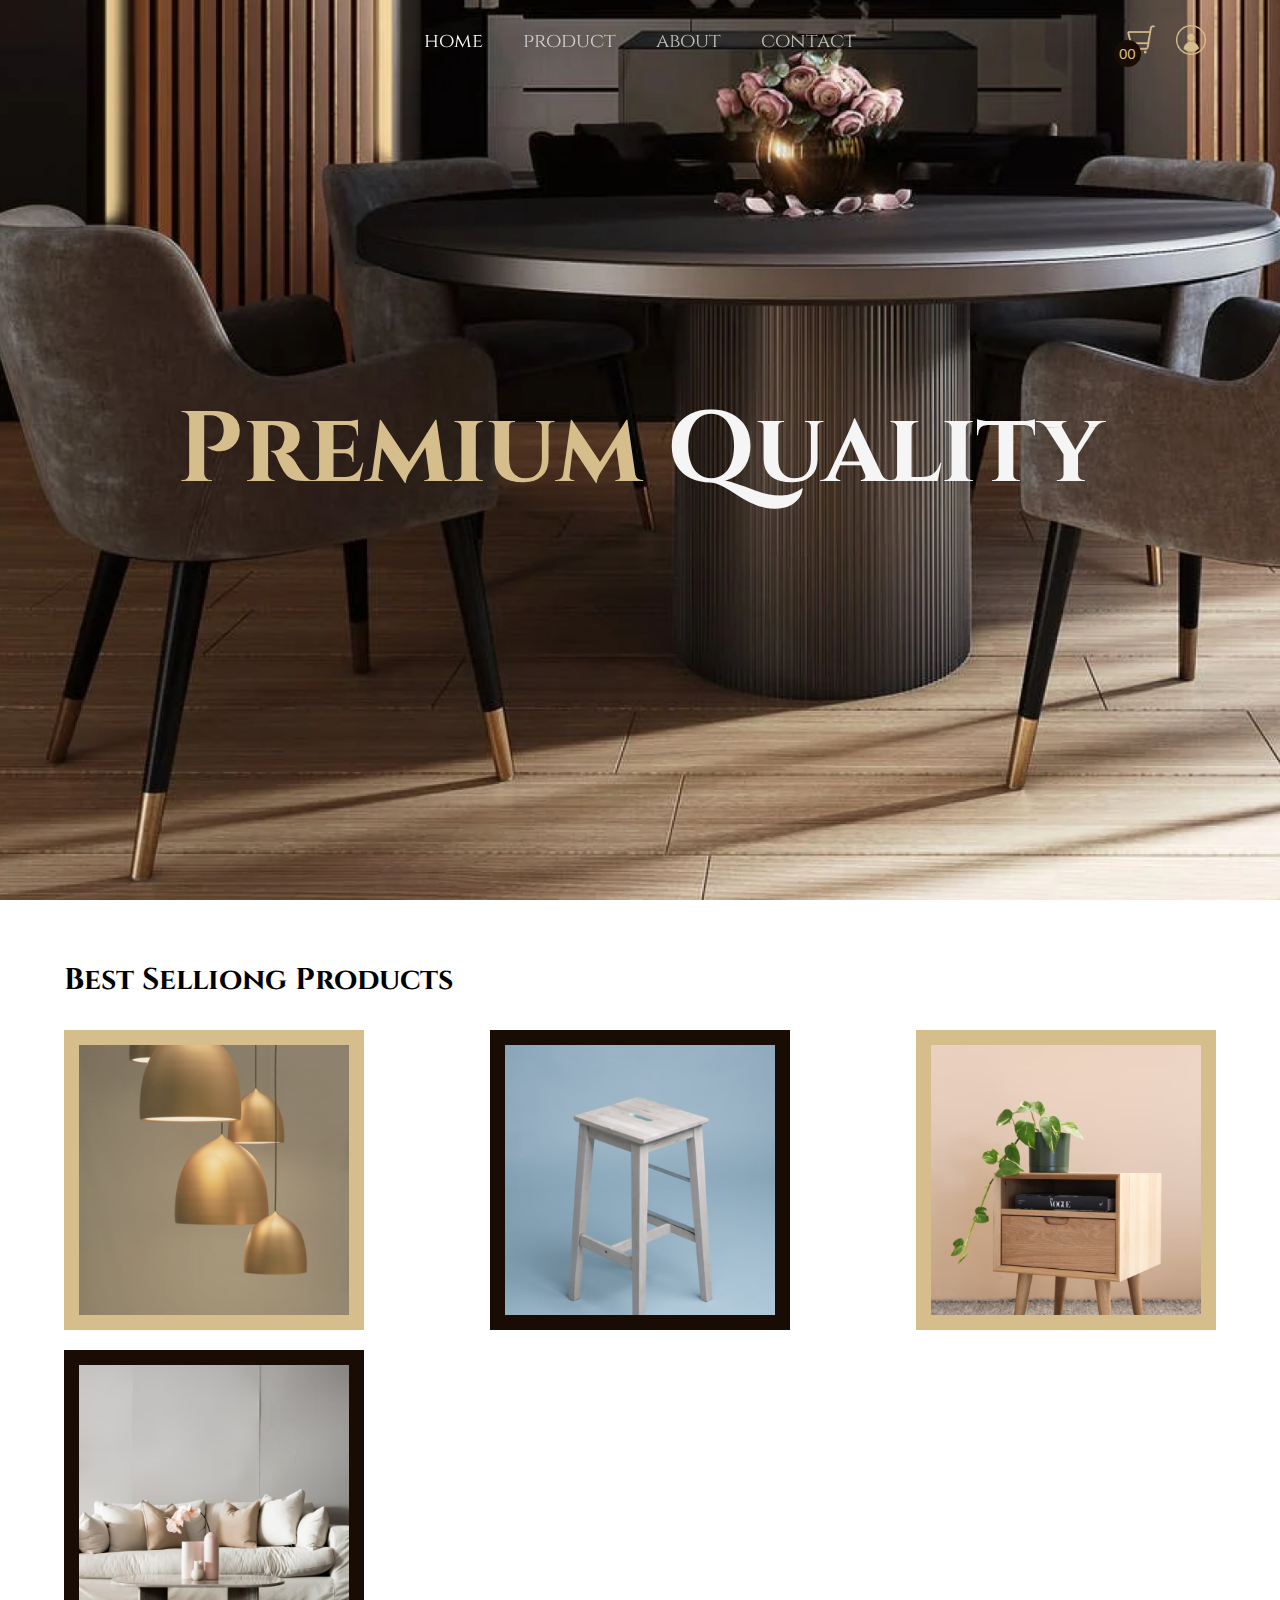
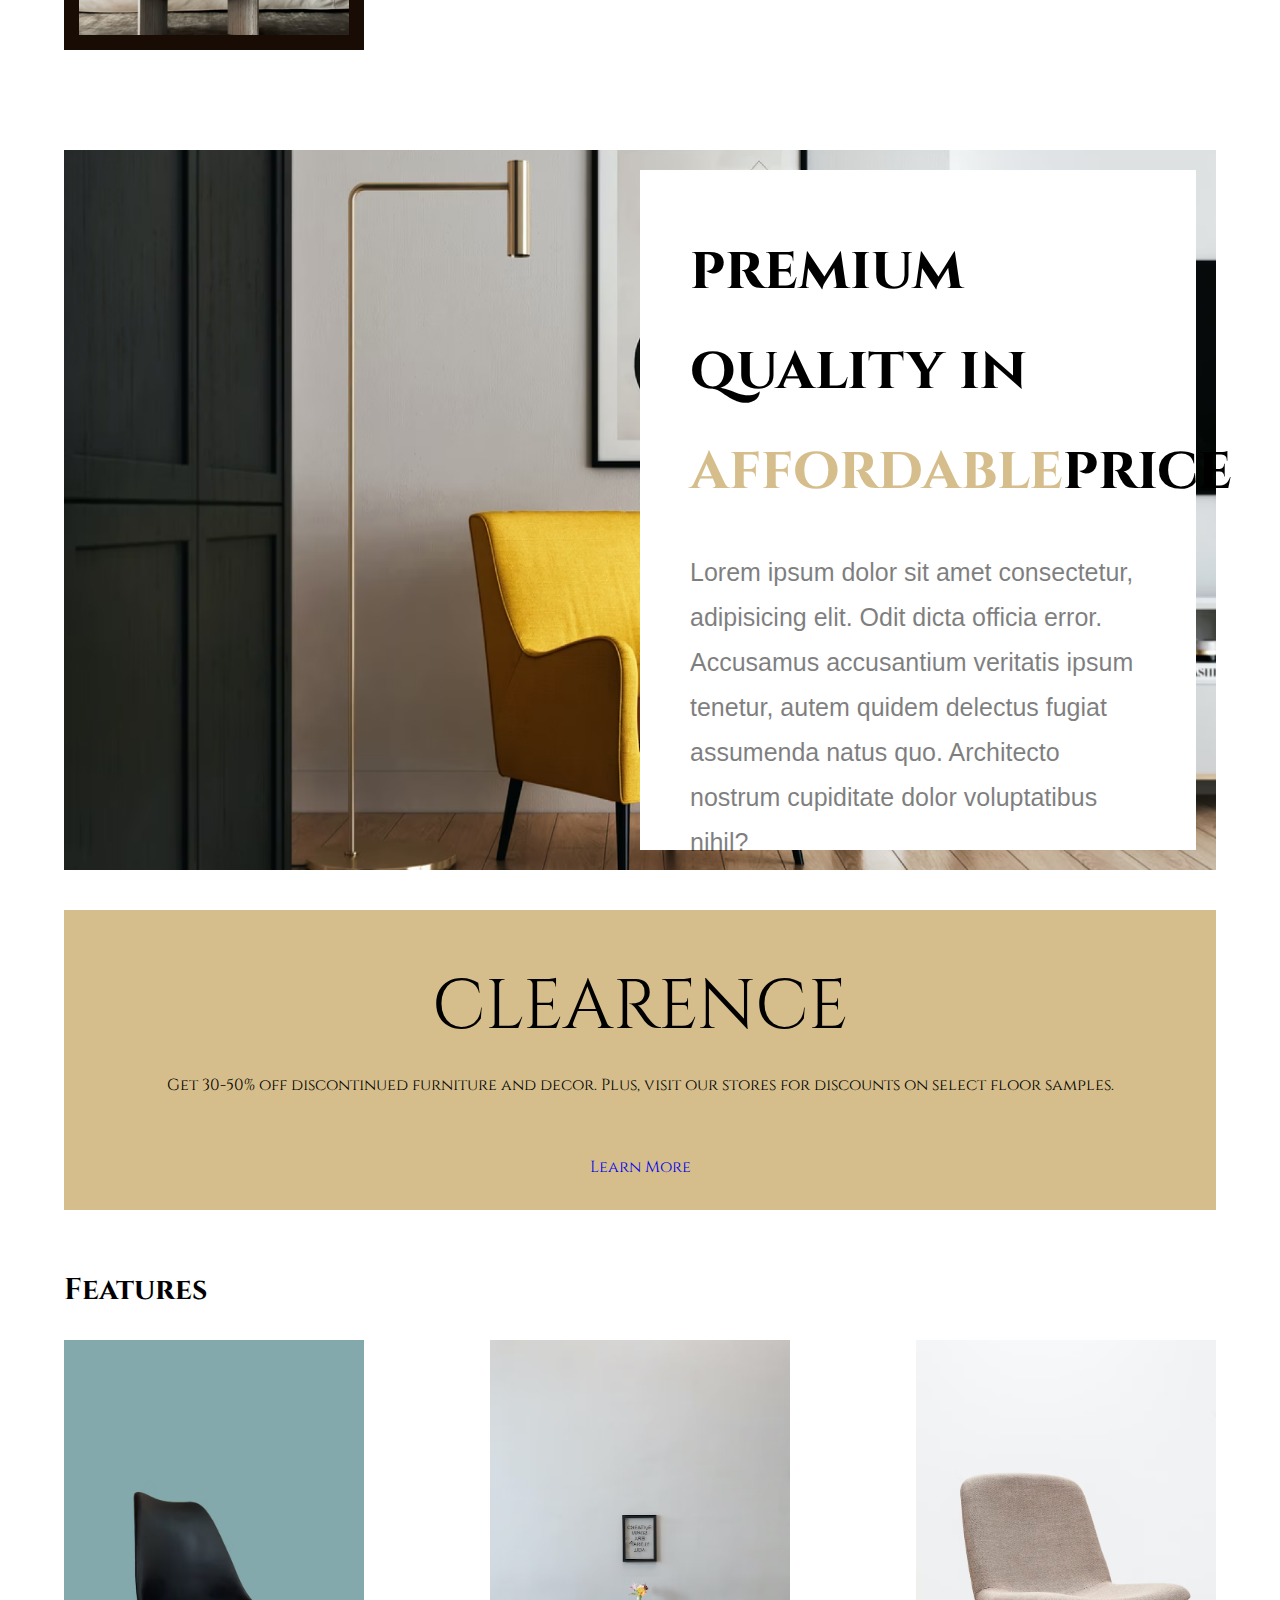
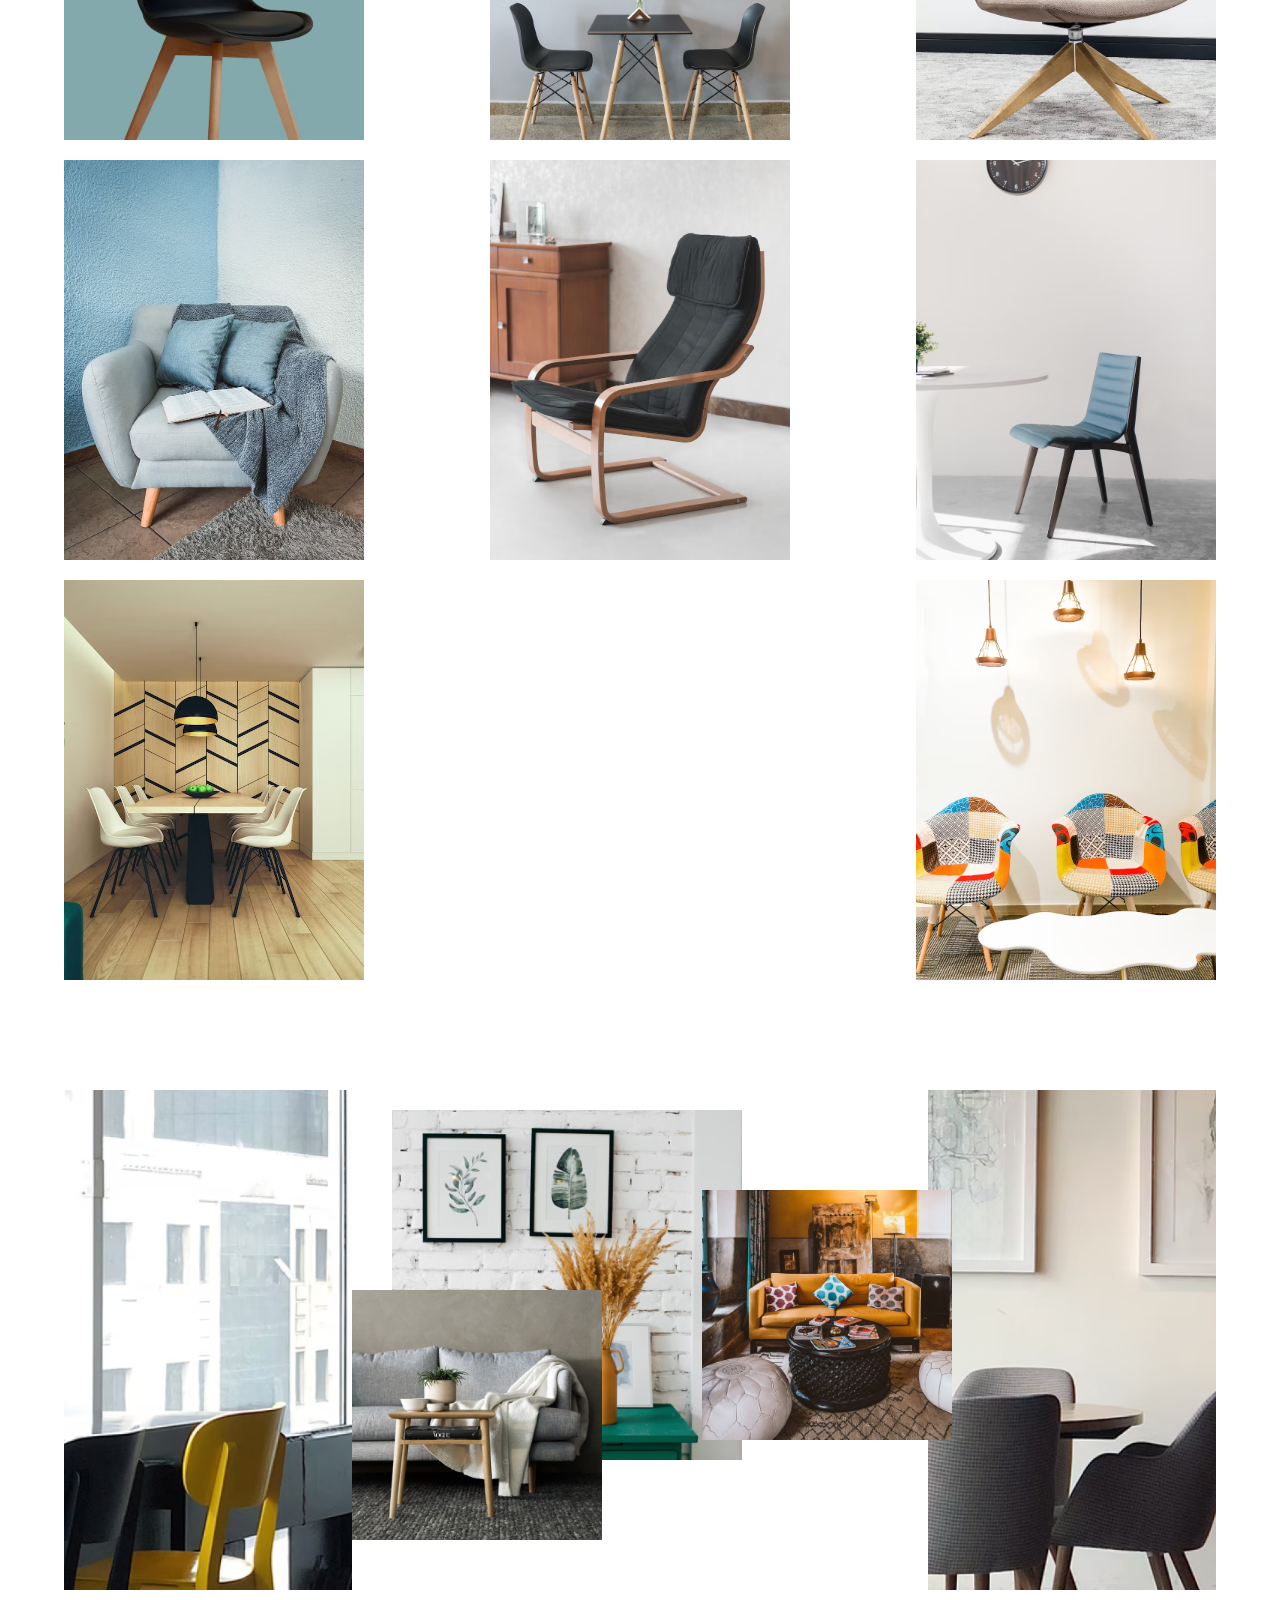
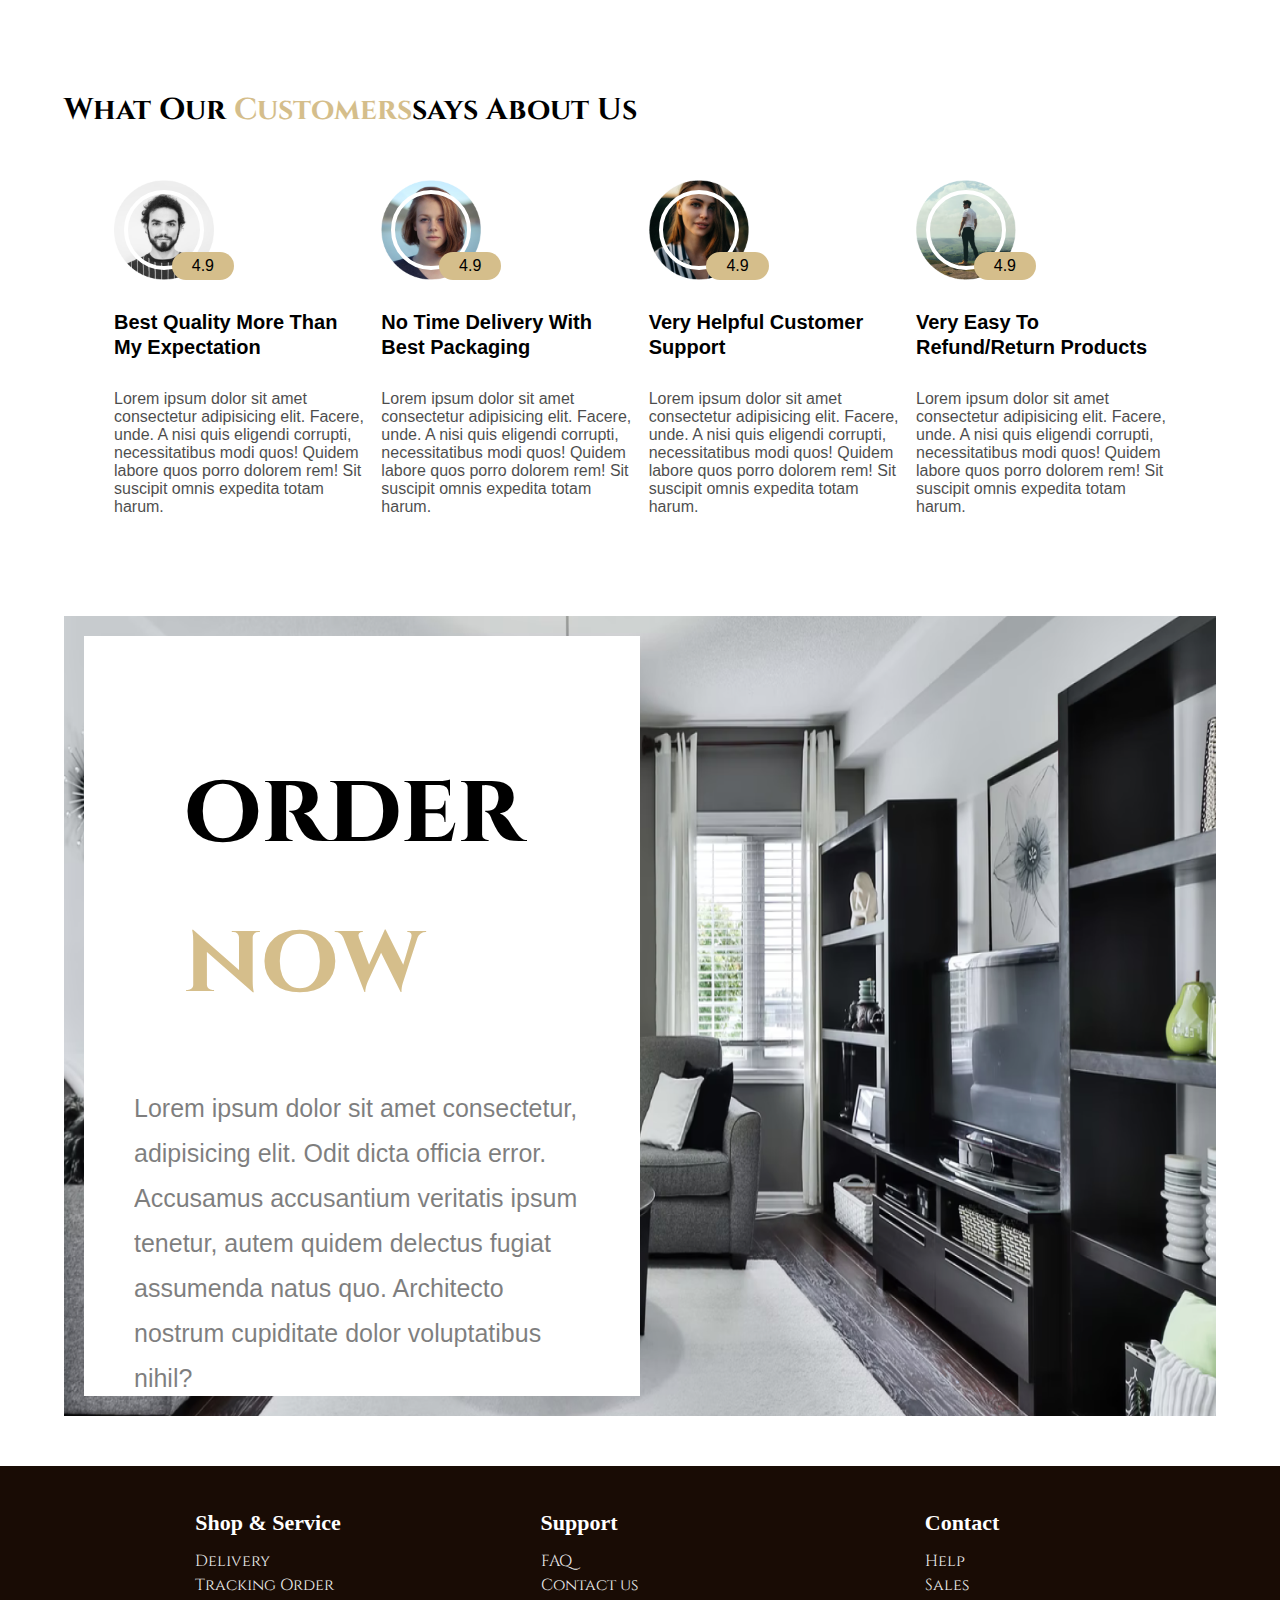
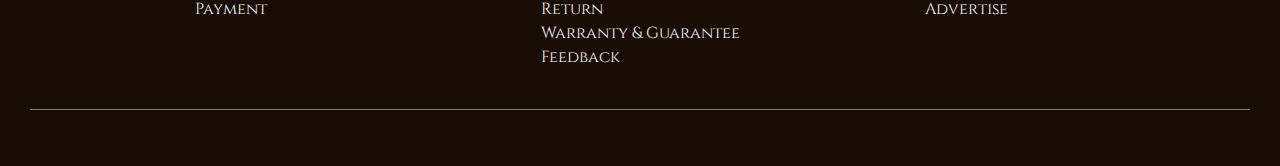
<file: index.html>
<!DOCTYPE html>
<html lang="en">
<head>
    <meta charset="UTF-8">
    <meta http-equiv="X-UA-Compatible" content="IE=edge">
    <meta name="viewport" content="width=device-width, initial-scale=1.0">
    <title>Online Store - Home Page</title>

    <link rel="stylesheet" href="https://cdnjs.cloudflare.com/ajax/libs/font-awesome/6.2.1/css/all.min.css" integrity="sha512-MV7K8+y+gLIBoVD59lQIYicR65iaqukzvf/nwasF0nqhPay5w/9lJmVM2hMDcnK1OnMGCdVK+iQrJ7lzPJQd1w==" crossorigin="anonymous" referrerpolicy="no-referrer" />
    
    <link rel="preconnect" href="https://fonts.googleapis.com">
    <link rel="preconnect" href="https://fonts.gstatic.com" crossorigin>
    <link href="https://fonts.googleapis.com/css2?family=Cinzel&display=swap" rel="stylesheet">
    <link rel="stylesheet" href="css/style.css">

    <link rel="stylesheet" href="css/footer.css">
</head>
<body>

    <!-- navbar -->
    <nav class="navbar">
        <!-- <ul class="links-container">
            <li class="link-item"><a href="#" class="link active">home</a></li>
            <li class="link-item"><a href="#" class="link">product</a></li>
            <li class="link-item"><a href="#" class="link">about</a></li>
            <li class="link-item"><a href="#" class="link">contact</a></li>
        </ul>

        <div class="user-interactions">
            <div class="cart">
                <img src="img/cart.png" class="cart-icon" alt="">
                <span class="cart-item-count">00</span>
            </div>
            <div class="user"> 
                <img src="img/user.png" class="user-icon" alt="">
                <div class="user-icon-popup">
                    <p>login to your account</p>
                    <a>login</a>
                </div>
            </div>
        </div> -->
    </nav>
    <!-- header -->
    <header class="header-section">
        <h1 class="header-heading"><span>premium</span> quality</h1>
    </header>

    <!-- best selling products -->
    <section class="best-selling-product-section">
        <h1 class="section-title">best selliong products</h1>
        <div class="product-container">
            <div class="product-card">
                <img src="img/product-1.png" class="product-img" alt="">
                <p class="product-name">Lights →</p>
            </div>

            <div class="product-card">
                <img src="img/product-2.png" class="product-img" alt="">
                <p class="product-name">table →</p>
            </div>

            <div class="product-card">
                <img src="img/product-3.png" class="product-img" alt="">
                <p class="product-name">storage →</p>
            </div>

            <div class="product-card">
                <img src="img/product-4.png" class="product-img" alt="">
                <p class="product-name">sofa →</p>
            </div>
        </div>
    </section>

    <!-- mid section -->
    <section class="mid-section">
        <div class="section-item-container">
            <img src="img/bg-2.png" class="section-bg" alt="">
            <div class="section-info">
                <h1 class="title">premium quality in <span>affordable</span>price</h1>
                <p class="info">Lorem ipsum dolor sit amet consectetur, adipisicing elit. Odit dicta officia error. Accusamus accusantium veritatis ipsum tenetur, autem quidem delectus fugiat assumenda natus quo. Architecto nostrum cupiditate dolor voluptatibus nihil?</p>
            </div>
        </div>
    </section>


    <div class="banner">
        <div class="clearence">CLEARENCE</div>
        <div class="percentage">Get 30-50% off discontinued furniture and decor. Plus, visit our stores for discounts on select floor samples.</div>
    
     <a class="learn_more" href="#">Learn More</a></div>
   
  <!-- product -->


 <section class="best-selling-product-section feature">
    <h1 class="section-title">Features</h1>
    <div class="feature product-container">
        <div class="feature product-card">
            <img src="img/funiture1.png" class="product-img" alt="">
         

            <p class="product-price">Price : $ 300 </p>
            <button class="addCart">Add to Cart</button>
            <button class="addCart">Add to Cart</button>
        </div>

        <div class="feature product-card">
            <img src="img/funiture2.png" class="product-img" alt="">
            <p class="product-price">Price : $ 300 </p>
            <button class="addCart">Add to Cart</button>

        </div>

        <div class="feature product-card">
            <img src="img/funiture3.png" class="product-img" alt="">
            <p class="product-price">Price : $ 300 </p>
            <button class="addCart">Add to Cart</button>

        </div>

        <div class="feature product-card">
            <img src="img/funiture4.png" class="product-img" alt="">
            <p class="product-price">Price : $ 300 </p>
            <button class="addCart">Add to Cart</button>

        </div>
        <div class="feature product-card">
            <img src="img/funiture5.png" class="product-img" alt="">
            <p class="product-price">Price : $ 300 </p>
            <button class="addCart">Add to Cart</button>

        </div>

        <div class="feature product-card">
            <img src="img/funiture6.png" class="product-img" alt="no image">
            <p class="product-price">Price : $ 300 </p>
            <button class="addCart">Add to Cart</button>

        </div>

        <div class="feature product-card">
            <img src="img/funiture7.png" class="product-img" alt="">
            <p class="product-price">Price : $ 300 </p>
            <button class="addCart">Add to Cart</button>

        </div>

        <div class="feature product-card">
            <img src="img/funiture8.png" class="product-img" alt="">
            <p class="product-price">Price : $ 300 </p>
            <button class="addCart">Add to Cart</button>

        </div>

      
    </div>
</section>



    <!-- image collage section -->
    <section class="image-mid-section">
        <div class="image-collage">
            <div class="image-collection">
                <img src="img/poster-1.png" class="collage-img" alt="">
                <img src="img/poster-2.png" class="collage-img" alt="">
                <img src="img/poster-3.png" class="collage-img" alt="">
                
            </div>
        </div>
    </section>

    <!-- review section -->
    <section class="review-section">
        <h1 class="section-title">what our <span>customers</span>says about us</h1>
        <div class="review-container">
            <div class="review-card">
                <div class="user-dp" data-rating="4.9">
                    <img src="img/user 1.png" alt="">
                </div>
                <h2 class="review-title">best quality more than my expectation</h2>
                <p class="review">Lorem ipsum dolor sit amet consectetur adipisicing elit. Facere, unde. A nisi quis eligendi corrupti, necessitatibus modi quos! Quidem labore quos porro dolorem rem! Sit suscipit omnis expedita totam harum.</p>
            </div>

            <div class="review-card">
                <div class="user-dp" data-rating="4.9">
                    <img src="img/user 2.png" alt="">
                </div>
                <h2 class="review-title">no time delivery with best packaging</h2>
                <p class="review">Lorem ipsum dolor sit amet consectetur adipisicing elit. Facere, unde. A nisi quis eligendi corrupti, necessitatibus modi quos! Quidem labore quos porro dolorem rem! Sit suscipit omnis expedita totam harum.</p>
            </div>

            <div class="review-card">
                <div class="user-dp" data-rating="4.9">
                    <img src="img/user 3.png" alt="">
                </div>
                <h2 class="review-title">very helpful customer support</h2>
                <p class="review">Lorem ipsum dolor sit amet consectetur adipisicing elit. Facere, unde. A nisi quis eligendi corrupti, necessitatibus modi quos! Quidem labore quos porro dolorem rem! Sit suscipit omnis expedita totam harum.</p>
            </div>

            <div class="review-card">
                <div class="user-dp" data-rating="4.9">
                    <img src="img/user 4.png" alt="">
                </div>
                <h2 class="review-title">very easy to refund/return products</h2>
                <p class="review">Lorem ipsum dolor sit amet consectetur adipisicing elit. Facere, unde. A nisi quis eligendi corrupti, necessitatibus modi quos! Quidem labore quos porro dolorem rem! Sit suscipit omnis expedita totam harum.</p>
            </div>
        </div>
    </section>

    <!-- end section -->
    <section class="end-section">
        <div class="section-item-container">
            <img src="img/bg-3.png" class="section-bg" alt="">
            <div class="section-info">
                <h1 class="title">order <span>now</span>  </h1>
                <p class="info">Lorem ipsum dolor sit amet consectetur, adipisicing elit. Odit dicta officia error. Accusamus accusantium veritatis ipsum tenetur, autem quidem delectus fugiat assumenda natus quo. Architecto nostrum cupiditate dolor voluptatibus nihil?</p>
            </div>
        </div>
    </section>
   

<!-- <footer>
    
   
</footer> -->


<footer>
  <!-- Footer main -->
  <section class="ft-main">
    <div class="ft-main-item">
      <h2 class="ft-title">Shop & Service</h2>
      <ul>
        <li><a href="#">Delivery</a></li>
        <li><a href="#">Tracking Order</a></li>
        <li><a href="#">Payment</a></li>
        <!-- <li><a href="#">Customers</a></li> -->
        <!-- <li><a href="#">Careers</a></li> -->
      </ul>
    </div>
    <div class="ft-main-item">
      <h2 class="ft-title">Support</h2>
      <ul>
        <li><a href="#">FAQ</a></li>
        <li><a href="#">Contact us</a></li>
        <li><a href="#">Return</a></li>
        <li><a href="#">Warranty & Guarantee</a></li>
        <li><a href="#">Feedback</a></li>

      </ul>
    </div>
    <div class="ft-main-item">
      <h2 class="ft-title">Contact</h2>
      <ul>
        <li><a href="#">Help</a></li>
        <li><a href="#">Sales</a></li>
        <li><a href="#">Advertise</a></li>

      </ul>
    </div>
    
  </section>

  <!-- Footer social -->
  <section class="ft-social">
    <ul class="ft-social-list">
     
      <li><a href="#"><i class="fab fa-facebook"></i></a></li>
      <li><a href="#"><i class="fab fa-twitter"></i></a></li>
      <li><a href="#"><i class="fab fa-instagram"></i></a></li>
      <li><a href="#"><i class="fab fa-github"></i></a></li>
      <li><a href="#"><i class="fab fa-linkedin"></i></a></li>
      <li><a href="#"><i class="fab fa-youtube"></i></a></li>
    </ul>
  </section>


</footer>
<script src="js/nav.js"></script>

<script src="js/home.js"></script>
</body>
</html>
</file>
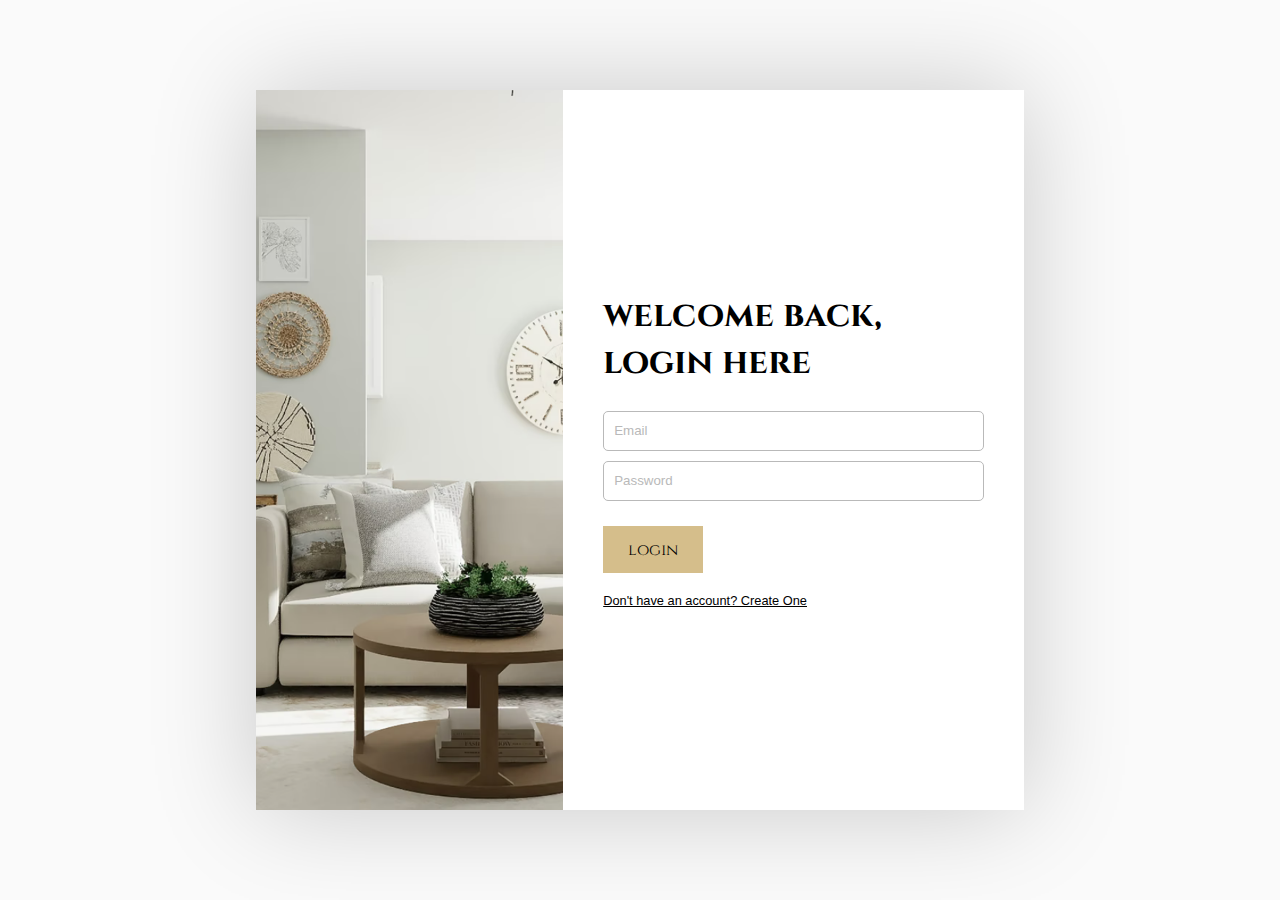
<file: login.html>
<!DOCTYPE html>
<html lang="en">
<head>
    <meta charset="UTF-8">
    <meta http-equiv="X-UA-Compatible" content="IE=edge">
    <meta name="viewport" content="width=device-width, initial-scale=1.0">
    <title>Online Store : Signup Here</title>
    
    <link rel="preconnect" href="https://fonts.googleapis.com">
    <link rel="preconnect" href="https://fonts.gstatic.com" crossorigin>
    <link href="https://fonts.googleapis.com/css2?family=Cinzel&display=swap" rel="stylesheet">
    <link rel="stylesheet" href="css/style.css">
    <link rel="stylesheet" href="css/form.css">

</head>
<body>
    <img src="img/loading.gif" class="loader" alt="">
    <section class="form-section ">
        <div class="form-container">
            <img src="/img/login-bg.png" class="form-img" alt="">

            <div class="form">
                <h1 class="form-heading">welcome back, login here</h1>
               
                <input type="email" autocomplete="off" id="email" placeholder="email">
                <input type="password" autocomplete="off" id="password" placeholder="password">
                
               
                <button class="submit-btn">login</button>
                <a href="/signup.html" class="other-form-link">Don't have an account? Create One</a>
            </div>
       
    </div>
    </section>

    <script src="js/common.js"></script>
    <script src="js/form.js"></script>
</body>
</html>
</file>
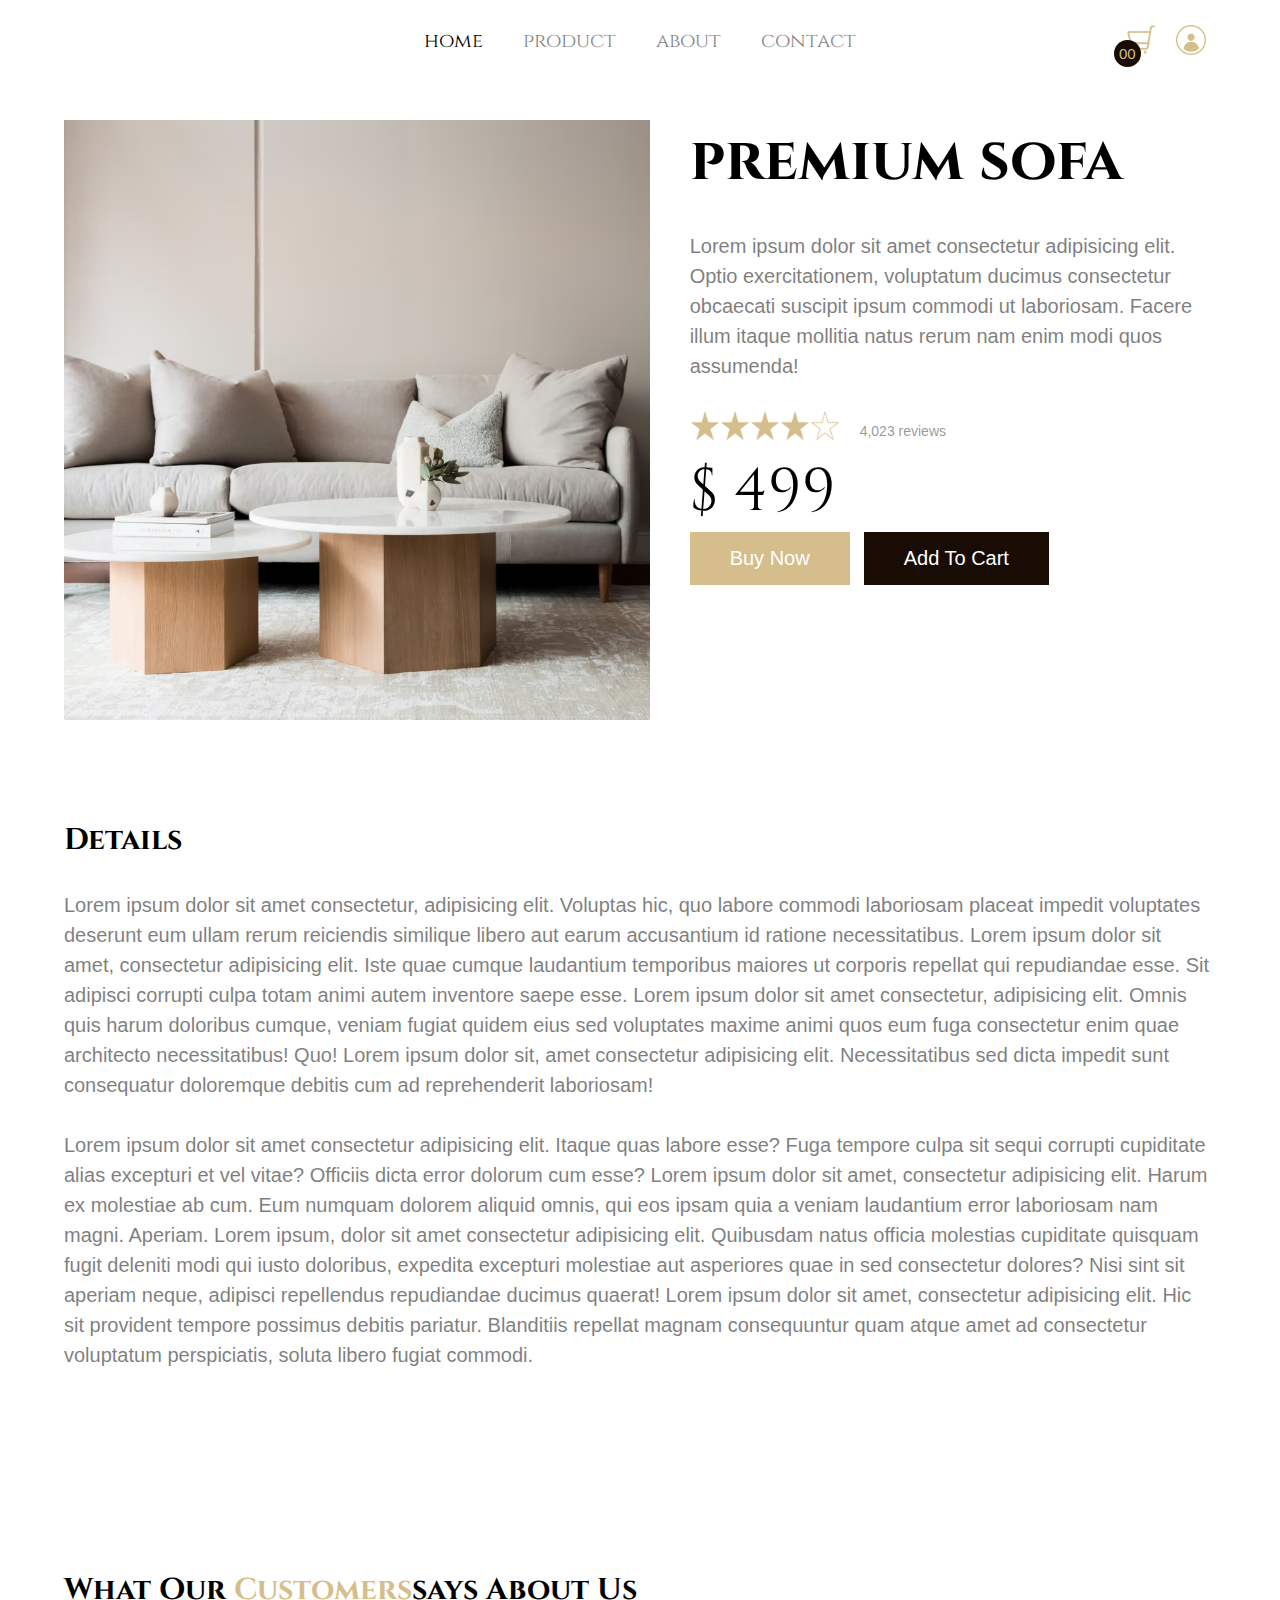
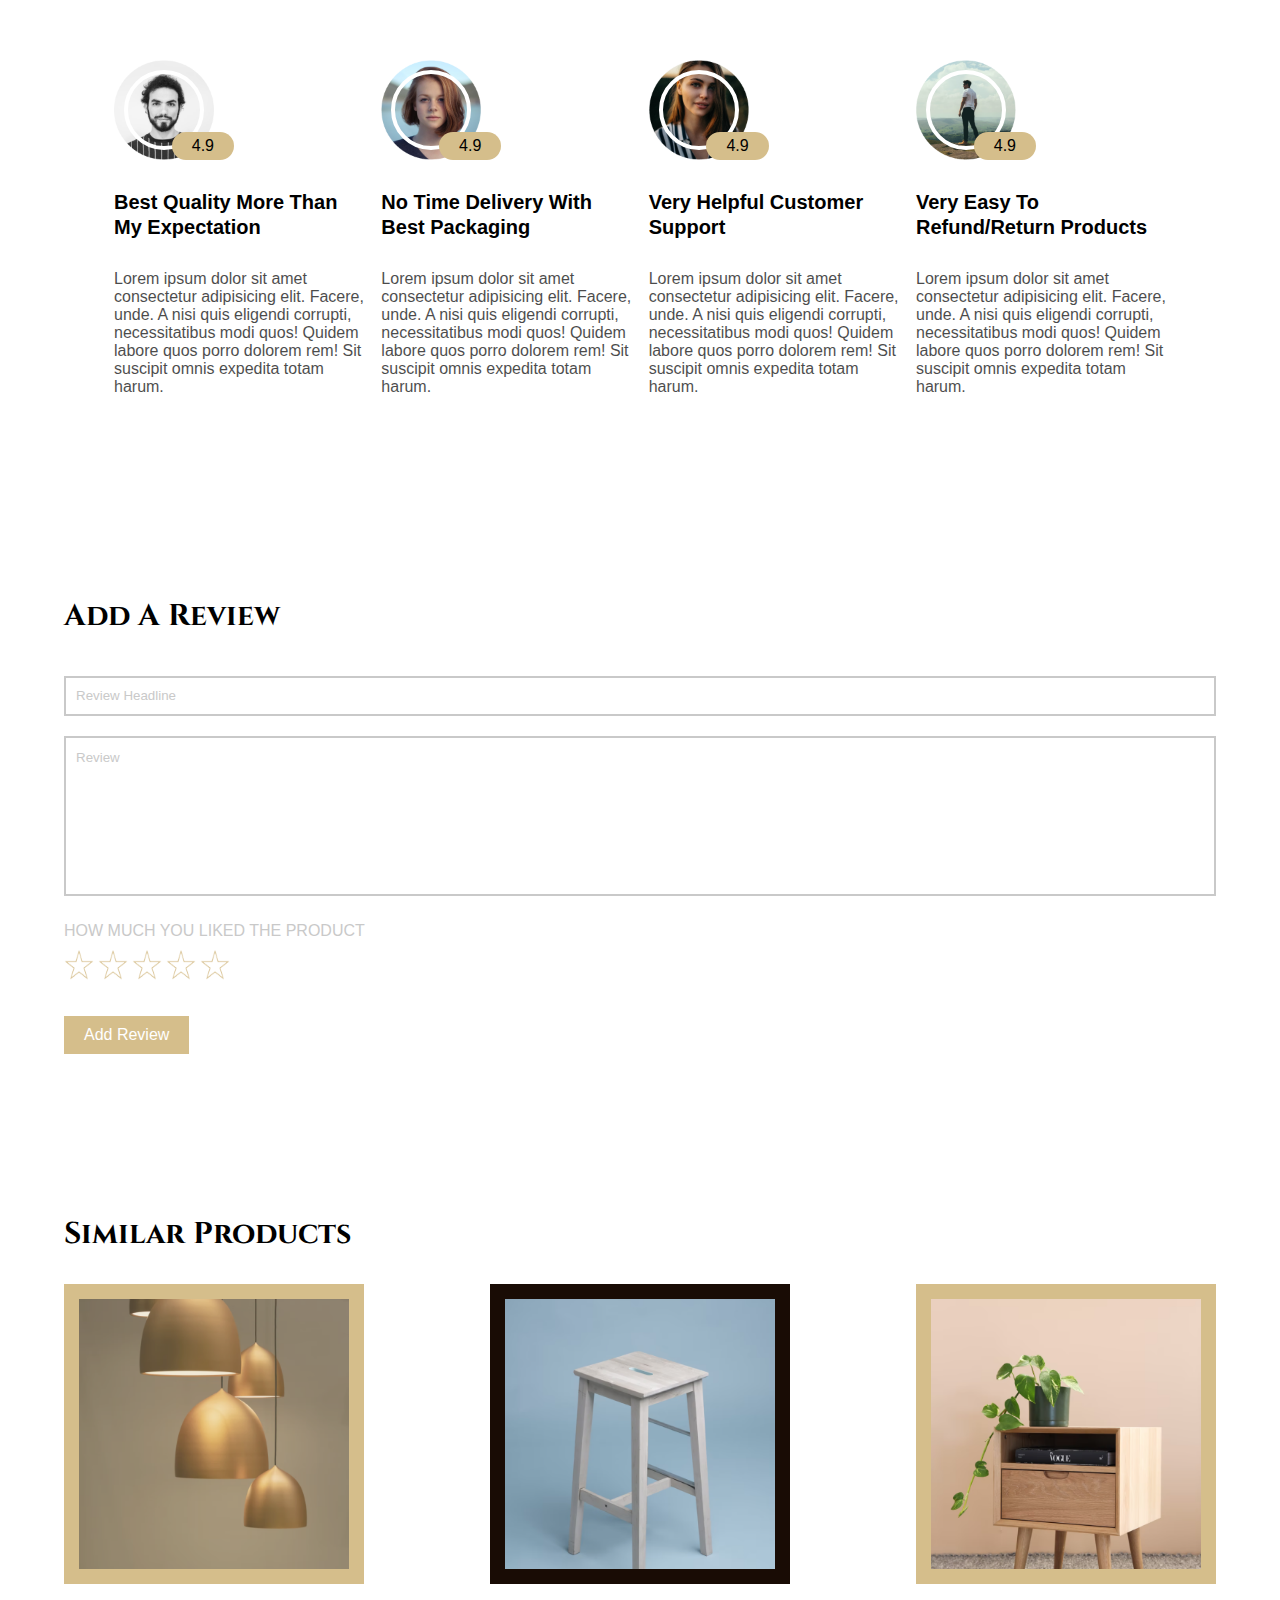
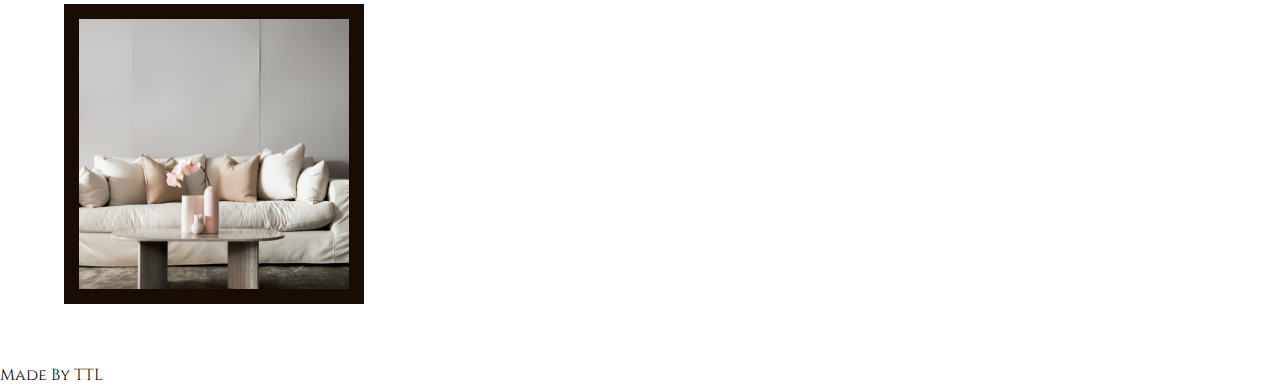
<file: product.html>
<!DOCTYPE html>
<html lang="en">
<head>
    <meta charset="UTF-8">
    <meta http-equiv="X-UA-Compatible" content="IE=edge">
    <meta name="viewport" content="width=device-width, initial-scale=1.0">
    <title>Online Store - product page</title>
    <link rel="preconnect" href="https://fonts.googleapis.com">
    <link rel="preconnect" href="https://fonts.gstatic.com" crossorigin>
    <link href="https://fonts.googleapis.com/css2?family=Cinzel&display=swap" rel="stylesheet">
    <link rel="stylesheet" href="css/style.css">
    <link rel="stylesheet" href="css/product.css">

</head>
<body>
     <!-- navbar -->
     <nav class="navbar bg">
        <ul class="links-container">
            <li class="link-item"><a href="#" class="link active">home</a></li>
            <li class="link-item"><a href="#" class="link">product</a></li>
            <li class="link-item"><a href="#" class="link">about</a></li>
            <li class="link-item"><a href="#" class="link">contact</a></li>
        </ul>

        <div class="user-interactions">
            <div class="cart">
                <img src="img/cart.png" class="cart-icon" alt="">
                <span class="cart-item-count">00</span>
            </div>
            <div class="user">
                <img src="img/user.png" class="user-icon" alt="">
            </div>
        </div>
    </nav>
    <!-- product detail -->
    <section class="product-section">
        <img src="img/product-image.png" class="product-image" alt="">
        <div class="product-detail">
            <h1 class="product-title">premium sofa</h1>
            <p class="product-des">Lorem ipsum dolor sit amet consectetur adipisicing elit. Optio exercitationem, voluptatum ducimus consectetur obcaecati suscipit ipsum commodi ut laboriosam. Facere illum itaque mollitia natus rerum nam enim modi quos assumenda!</p>
            <div class="ratings">
                <img src="img/fill star.png" class="star" alt="">
                <img src="img/fill star.png" class="star" alt="">
                <img src="img/fill star.png" class="star" alt="">
                <img src="img/fill star.png" class="star" alt="">
                <img src="img/no fill star.png" class="star" alt="">
                <span class="rating-count">4,023 reviews</span>
            </div>
            <p class="price">$ 499</p>
            <div class="btn-container">
                <button class="product-btn buy-btn">buy now</button>
                <button class="product-btn cart-btn">add to cart</button>
            </div>
        </div>
    </section>

    <section class="detail-des">
        <h1 class="section-title">details</h1>
        <p class="des">Lorem ipsum dolor sit amet consectetur, adipisicing elit. Voluptas hic, quo labore commodi laboriosam placeat impedit voluptates deserunt eum ullam rerum reiciendis similique libero aut earum accusantium id ratione necessitatibus. Lorem ipsum dolor sit amet, consectetur adipisicing elit. Iste quae cumque laudantium temporibus maiores ut corporis repellat qui repudiandae esse. Sit adipisci corrupti culpa totam animi autem inventore saepe esse. Lorem ipsum dolor sit amet consectetur, adipisicing elit. Omnis quis harum doloribus cumque, veniam fugiat quidem eius sed voluptates maxime animi quos eum fuga consectetur enim quae architecto necessitatibus! Quo! Lorem ipsum dolor sit, amet consectetur adipisicing elit. Necessitatibus sed dicta impedit sunt consequatur doloremque debitis cum ad reprehenderit laboriosam! <br><br> Lorem ipsum dolor sit amet consectetur adipisicing elit. Itaque quas labore esse? Fuga tempore culpa sit sequi corrupti cupiditate alias excepturi et vel vitae? Officiis dicta error dolorum cum esse? Lorem ipsum dolor sit amet, consectetur adipisicing elit. Harum ex molestiae ab cum. Eum numquam dolorem aliquid omnis, qui eos ipsam quia a veniam laudantium error laboriosam nam magni. Aperiam. Lorem ipsum, dolor sit amet consectetur adipisicing elit. Quibusdam natus officia molestias cupiditate quisquam fugit deleniti modi qui iusto doloribus, expedita excepturi molestiae aut asperiores quae in sed consectetur dolores? Nisi sint sit aperiam neque, adipisci repellendus repudiandae ducimus quaerat! Lorem ipsum dolor sit amet, consectetur adipisicing elit. Hic sit provident tempore possimus debitis pariatur. Blanditiis repellat magnam consequuntur quam atque amet ad consectetur voluptatum perspiciatis, soluta libero fugiat commodi.</p>
    </section>

     <!-- review section -->
     <section class="review-section">
        <h1 class="section-title">what our <span>customers</span>says about us</h1>
        <div class="review-container">
            <div class="review-card">
                <div class="user-dp" data-rating="4.9">
                    <img src="img/user 1.png" alt="">
                </div>
                <h2 class="review-title">best quality more than my expectation</h2>
                <p class="review">Lorem ipsum dolor sit amet consectetur adipisicing elit. Facere, unde. A nisi quis eligendi corrupti, necessitatibus modi quos! Quidem labore quos porro dolorem rem! Sit suscipit omnis expedita totam harum.</p>
            </div>

            <div class="review-card">
                <div class="user-dp" data-rating="4.9">
                    <img src="img/user 2.png" alt="">
                </div>
                <h2 class="review-title">no time delivery with best packaging</h2>
                <p class="review">Lorem ipsum dolor sit amet consectetur adipisicing elit. Facere, unde. A nisi quis eligendi corrupti, necessitatibus modi quos! Quidem labore quos porro dolorem rem! Sit suscipit omnis expedita totam harum.</p>
            </div>

            <div class="review-card">
                <div class="user-dp" data-rating="4.9">
                    <img src="img/user 3.png" alt="">
                </div>
                <h2 class="review-title">very helpful customer support</h2>
                <p class="review">Lorem ipsum dolor sit amet consectetur adipisicing elit. Facere, unde. A nisi quis eligendi corrupti, necessitatibus modi quos! Quidem labore quos porro dolorem rem! Sit suscipit omnis expedita totam harum.</p>
            </div>

            <div class="review-card">
                <div class="user-dp" data-rating="4.9">
                    <img src="img/user 4.png" alt="">
                </div>
                <h2 class="review-title">very easy to refund/return products</h2>
                <p class="review">Lorem ipsum dolor sit amet consectetur adipisicing elit. Facere, unde. A nisi quis eligendi corrupti, necessitatibus modi quos! Quidem labore quos porro dolorem rem! Sit suscipit omnis expedita totam harum.</p>
            </div>
        </div>
    </section>

    <!-- add review form -->
    <section class="add-review-section">
        <h1 class="section-title">add a review</h1>
        <input type="text" class="review-headline" placeholder="review headline">
        <textarea placeholder="review" class="review-field"></textarea>
        <p class="rating-text">how much you liked the product</p>
        <div class="star-container">
            <img src="img/no fill star.png" class="rating-star" alt="">
            <img src="img/no fill star.png" class="rating-star" alt="">
            <img src="img/no fill star.png" class="rating-star" alt="">
            <img src="img/no fill star.png" class="rating-star" alt="">
            <img src="img/no fill star.png" class="rating-star" alt="">
        </div>
        <button class="add-review-btn">add review</button>
    </section>

    <!--similar products -->
    <section class="best-selling-product-section">
        <h1 class="section-title">similar products</h1>
        <div class="product-container">
            <div class="product-card">
                <img src="img/product-1.png" class="product-img" alt="">
                <p class="product-name">Lights →</p>
            </div>

            <div class="product-card">
                <img src="img/product-2.png" class="product-img" alt="">
                <p class="product-name">table →</p>
            </div>

            <div class="product-card">
                <img src="img/product-3.png" class="product-img" alt="">
                <p class="product-name">storage →</p>
            </div>

            <div class="product-card">
                <img src="img/product-4.png" class="product-img" alt="">
                <p class="product-name">sofa →</p>
            </div>
        </div>
    </section>

    <footer>Made By TTL</footer>

    <script src="js/product.js"></script>

</body>
</html>
</file>
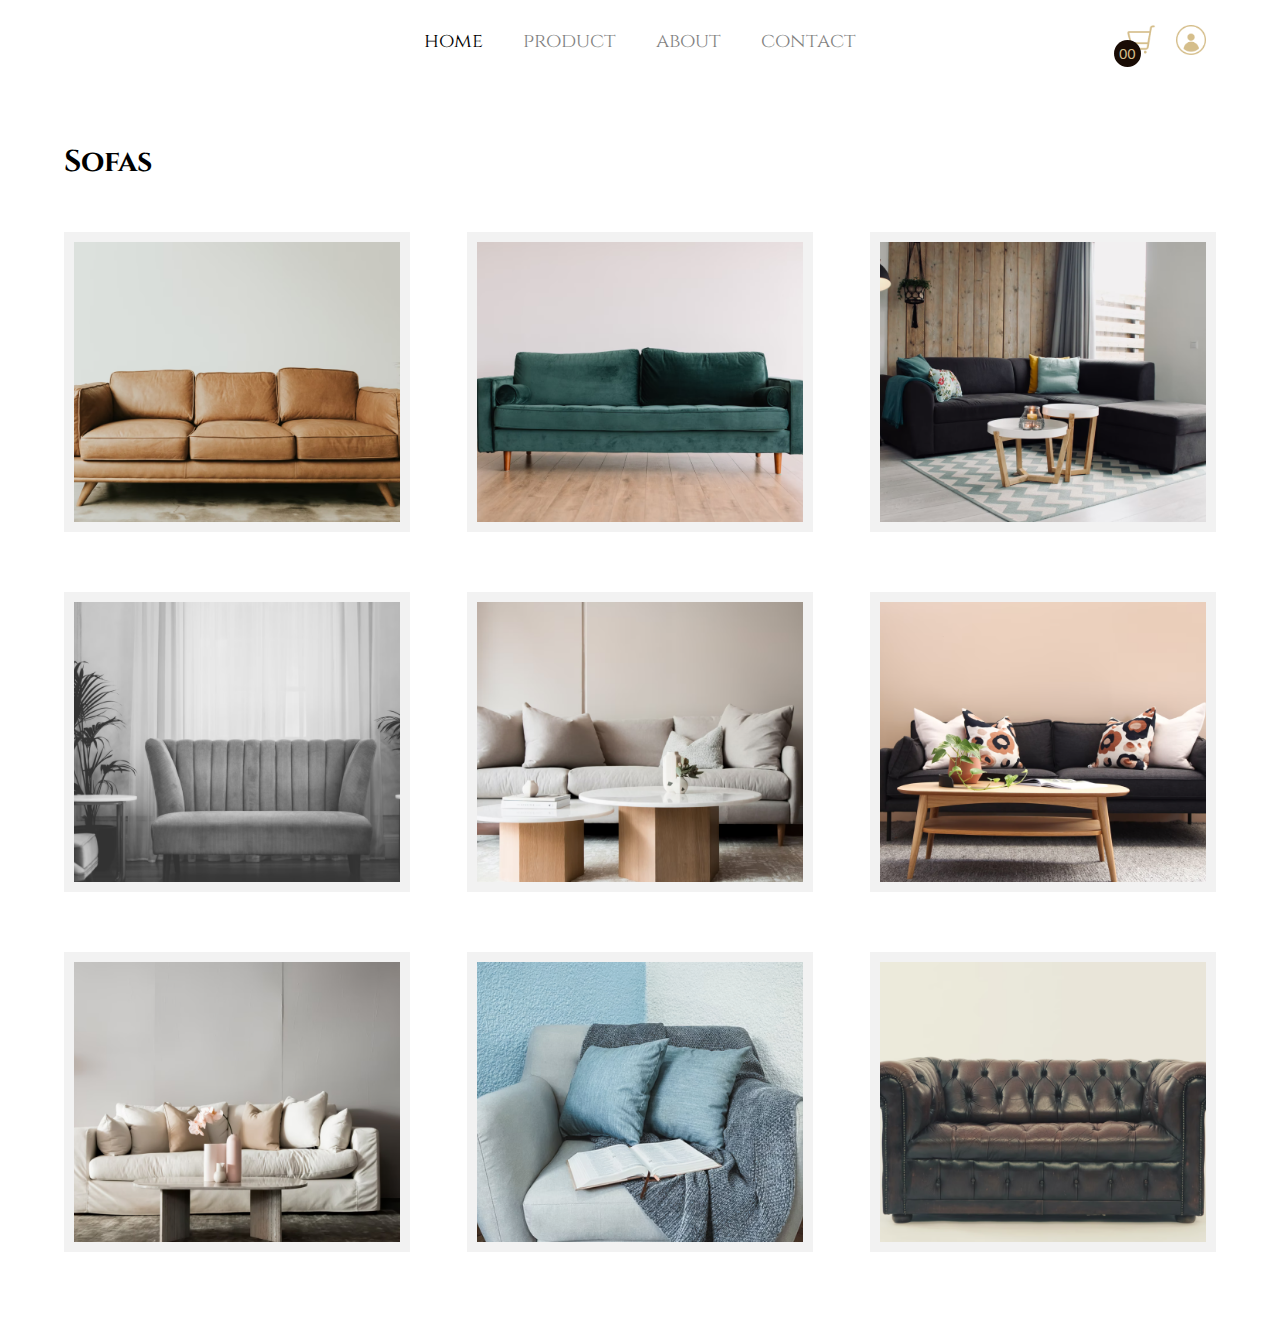
<file: search.html>
<!DOCTYPE html>
<html lang="en">
<head>
    <meta charset="UTF-8">
    <meta http-equiv="X-UA-Compatible" content="IE=edge">
    <meta name="viewport" content="width=device-width, initial-scale=1.0">
    <title>Online Store - Search results</title>
    
    <link rel="preconnect" href="https://fonts.googleapis.com">
    <link rel="preconnect" href="https://fonts.gstatic.com" crossorigin>
    <link href="https://fonts.googleapis.com/css2?family=Cinzel&display=swap" rel="stylesheet">
    <link rel="stylesheet" href="css/style.css">　
    <link rel="stylesheet" href="css/search.css">
</head>
<body>

     <!-- navbar -->
     <nav class="navbar bg">
        <ul class="links-container">
            <li class="link-item"><a href="#" class="link active">home</a></li>
            <li class="link-item"><a href="#" class="link">product</a></li>
            <li class="link-item"><a href="#" class="link">about</a></li>
            <li class="link-item"><a href="#" class="link">contact</a></li>
        </ul>

        <div class="user-interactions">
            <div class="cart">
                <img src="img/cart.png" class="cart-icon" alt="">
                <span class="cart-item-count">00</span>
            </div>
            <div class="user">
                <img src="img/user.png" class="user-icon" alt="">
            </div>
        </div>
    </nav>

     <!-- best selling products -->
     <section class="search-listing">
        <h1 class="section-title">Sofas</h1>
        <div class="product-container">
            <div class="product-card">
                <img src="img/sofa-1.png" class="product-img" alt="">
                <p class="product-price">$ 499</p>
            </div>

            <div class="product-card">
                <img src="img/sofa-2.png" class="product-img" alt="">
                <p class="product-price">$ 499</p>
            </div>

            <div class="product-card">
                <img src="img/sofa-3.png" class="product-img" alt="">
                <p class="product-price">$ 499</p>
            </div>

            <div class="product-card">
                <img src="img/sofa-4.png" class="product-img" alt="">
                <p class="product-price">$ 499</p>
            </div>

            <div class="product-card">
                <img src="img/sofa-5.png" class="product-img" alt="">
                <p class="product-price">$ 499</p>
            </div>

            <div class="product-card">
                <img src="img/sofa-6.png" class="product-img" alt="">
                <p class="product-price">$ 499</p>
            </div>

            <div class="product-card">
                <img src="img/sofa-7.png" class="product-img" alt="">
                <p class="product-price">$ 499</p>
            </div>

            <div class="product-card">
                <img src="img/sofa-8.png" class="product-img" alt="">
                <p class="product-price">$ 499</p>
            </div>

            <div class="product-card">
                <img src="img/sofa-9.png" class="product-img" alt="">
                <p class="product-price">$ 499</p>
            </div>
        </div>
    </section>

</body>

</html>
</file>
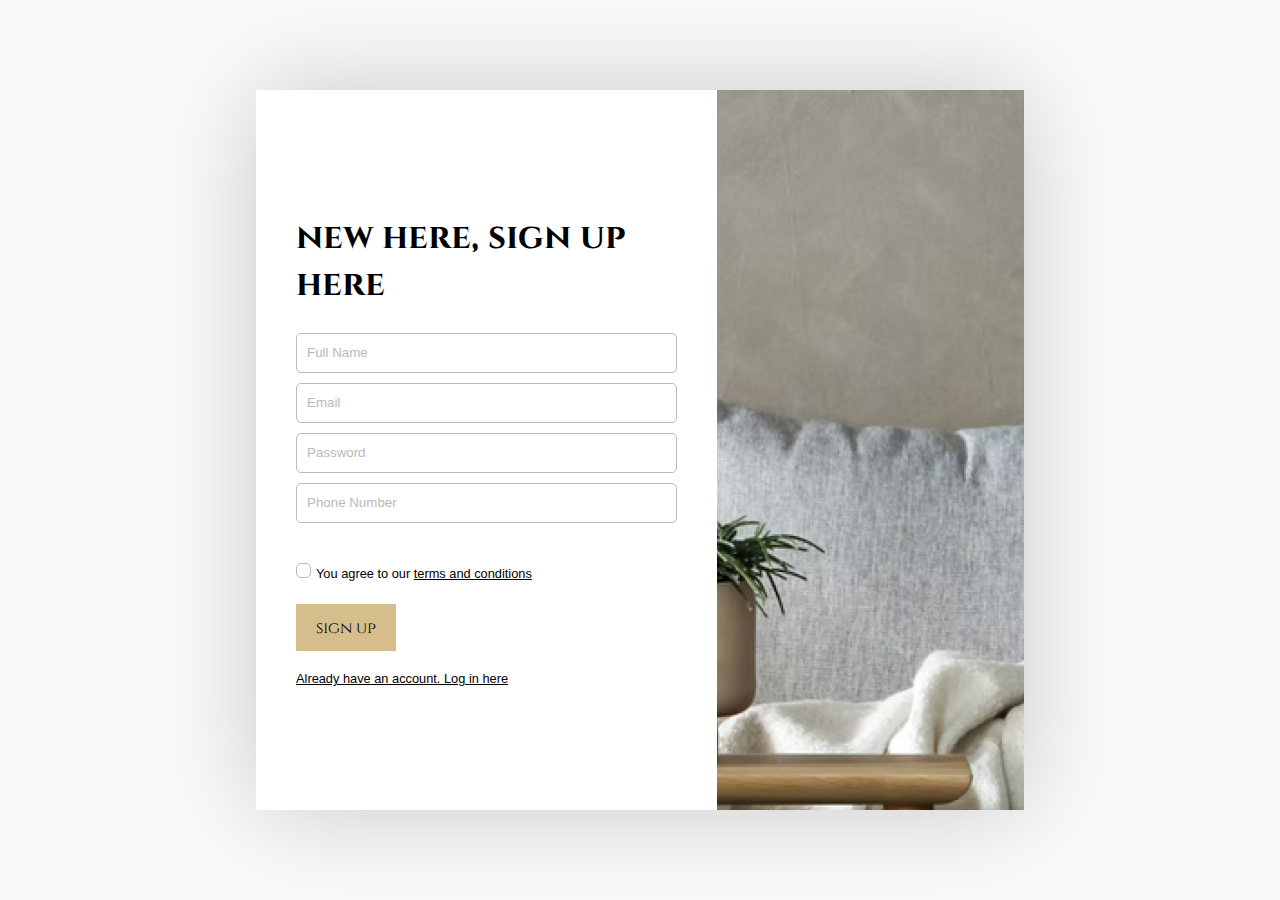
<file: signup.html>
<!DOCTYPE html>
<html lang="en">
<head>
    <meta charset="UTF-8">
    <meta http-equiv="X-UA-Compatible" content="IE=edge">
    <meta name="viewport" content="width=device-width, initial-scale=1.0">
    <title>Online Store : Signup Here</title>
    
    <link rel="preconnect" href="https://fonts.googleapis.com">
    <link rel="preconnect" href="https://fonts.gstatic.com" crossorigin>
    <link href="https://fonts.googleapis.com/css2?family=Cinzel&display=swap" rel="stylesheet">
    <link rel="stylesheet" href="css/style.css">
    <link rel="stylesheet" href="css/form.css">

</head>
<body>
    <img src="img/loading.gif" class="loader" alt="">
    <section class="form-section">
        <div class="form-container">
            <div class="form">
                <h1 class="form-heading">new here, sign up here</h1>
                <input type="text" autocomplete="off" id="name" placeholder="full name">
                <input type="email" autocomplete="off" id="email" placeholder="email">
                <input type="password" autocomplete="off" id="password" placeholder="password">
                <input type="number" autocomplete="off" id="number" placeholder="phone number">
                <span class="error">**this is an error</span>
                <div>
                    <input type="checkbox" id="tc"><label for="tc" class="tc-text">You agree to our <a href="#">terms and conditions</a></label>
                </div>
                <button class="submit-btn">sign up</button>
                <a href="/login.html" class="other-form-link">Already have an account. Log in here</a>
            </div>
       
        <img src="/img/signup-bg.png" class="form-img" alt="">
    </div>
    </section>

    <script src="js/common.js"></script>
    <script src="js/form.js"></script>
</body>
</html>
</file>
<file: css/style.css>
*{
    margin: 0;
    padding: 0;
    box-sizing: border-box;
}

body{
    font-family: 'cinzel', serif;
}

.navbar{
    width: 100%;
    height: 80px;
    position: fixed;
    top: 0;
    left: 0;
    display: flex;
    justify-content: center;
    z-index: 9;
    transition: 。5s;
}
.navbar.bg{
    background: #fff;
}
.links-container{
    display: flex;
    align-items: center;
    list-style: none;
}
.link-item{
    margin: 10px;
}
.link{
    font-size: 20px;
    color: #fff;
    text-decoration: none;
    padding: 10px;
    opacity: 0.7;
    transition: .5s;
}

.navbar.bg .link{
    color: #000;
    opacity: 0.5;
}
.link.active, .link:hover, .navbar.bg .link:hover, .navbar.bg .link.active{
    opacity: 1;

}

.user-interactions{
    display: flex;
    position: absolute;
    right: 5vw;
    top: 50%;
    transform:translateY(-50%);
}
.cart, .user{
    width: 30px;
    height: 30px;
    position: relative;
    margin: 10px;
    cursor: pointer;
    
}
.cart-icon, .user-icon{
    width: 100%;
    height: 100%;
    object-fit: cover;
}
.cart-item-count{
    font-family: 'lato', sans-serif;
    color: #d5be8b;
    padding: 5px;
    font-size: 15px;
    border-radius:50%;
    background: #190c05;
    position: absolute;
    bottom: -12px;
    left: -12px;

}
.header-section{
    width: 100%;
    height: 100vh;
    background: url(/img/header.png);
    background-size: cover;
    display: flex;
    justify-content: center;
    align-items: center;
}

.header-heading{
    font-size: 100px;
    text-transform: capitalize;
    color:#F5F5F5;
}
.header-heading span{
    color:#d5be8b;
}

/* best selling products */
.best-selling-product-section{
    position: relative;
    padding: 60px 5vw;
}
.section-title{
    text-transform: capitalize;
    font-size: 30px;
    margin-bottom: 30px;
}

.product-container{
    display: flex;
    justify-content: space-between;
    display: flex;
    flex-wrap: wrap;
    gap: 20px;
    /* gap: 200px; */
}

.product-card{
    border: 15px solid #d5be8b;
    width: 300px;
    height: 300px;
    overflow: hidden;
    position: relative;
    background-color: #d5be8b;
   
}

.feature .product-card{
    border: none !important;
    height: 400px;
}
.product-card:nth-child(even){
    border-color: #190c05;
    background: #190c05;
}

.product-img{
    width: 100%;
    height: 100%;
    object-fit: cover;
    transition: .5s;
    
}

.product-name, .product-price{
    position: absolute;
    color: #fff;
    text-decoration: capitalize;
    font-family: 'lato', sans-serif;
    font-size: 25px;
    bottom: 160px;
    /* padding-top: auto;
    padding-bottom: auto; */
    left: 50%;
    transform: translate(-50%);
    opacity: 0;
    transition: .5s;
}

.product-card:hover .product-name , .product-card:hover .product-price{
    opacity: 1;
}

/* .product-card:hover{
    background: #000;
} */

.product-card:hover .product-img{
    /* background: #000; */
    opacity: 0.1;
}

/* mid section */

.mid-section{
    width: 100%;
    height: 800px;
    padding: 40px 5vw;
}

.section-item-container{
    width: 100%;
    height: 100%;
    position: relative;
    padding: 20px;
    /* display: flex; */
   
}

.section-bg{
    width: 100%;
    height: 100%;
    position: absolute;
    z-index: -1;
    top: 0;
    left: 0;
}

.section-info{
    width: 50%;
    height: 100%;
    background-color: #fff;
    display: block;
    margin-left: auto; 
    padding: 50px;
    /* text-align: center; */
    /* display: flex; */
    /* justify-content: center; */
}

.title{
    font-size: 60px;
    line-height: 100px;
}

.title span{
    color: #d5be8b;
}

.info{
    font-family: 'lato', sans-serif;
    font-size: 25px;
    line-height: 45px;
    margin-top: 30px;
    opacity: 0.5;
}

/* image collage */
.image-mid-section{
    width: 100%;
    height: 600px;
    padding: 50px 5vw;
}

.image-collage{
    width: 100%;
    height: 100%;
    background: url(/img/bg-1.png);
    background-size: cover;
}

.image-collection{
    position: relative;
    display: block;
    width: 50%;
    height: 100%;
    background:#fff;
    margin: auto;
}

.collage-img{
    position: absolute;
    object-fit: cover;
    transition: .5s;
}

.collage-img:nth-child(1){
   width: 350px;
   height: 350px;
   top: 20px;
   left: 40px;
}

.collage-img:nth-child(2){
    width: 250px;
    height: 250px;
    top: 200px;
    left: 200;
}

.collage-img:nth-child(3){
    width: 250px;
    height: 250px;
    top: 100px;
    left: 350px;
}

.collage-img:hover{
    transform: translateY(-10px);
}

/* review section */

.review-section{
    padding: 50px 5vw;
}

.section-title span{
    color: #d5be8b;
}

.review-container{
    margin: 50px;
    margin-bottom: 0;
    display: flex;
    justify-content: space-between;
}

.review-card{
    width: 250px;
    height: auto;
    font-family: 'lato', sans-serif;
}

.user-dp{
    width: 100px;
    height: 100px;
    border-radius: 50%;
    position: relative;
}

.user-dp img{
    width: 100%;
    height: 100%;
    object-fit: cover;
}

.user-dp::before{
    content: '';
    position: absolute;
    top: 10px;
    left: 10px;
    right: 10px;
    bottom: 10px;
    border: 4px solid #fff;
    border-radius: 50%;
}

.user-dp::after{
    content: attr(data-rating);
    position: absolute;
    bottom: 0;
    right: -20px;
    padding: 5px 20px;
    border-radius: 20px;
    background: #d5be8b;
}

.review-title{
    font-size: 20px;
    line-height: 25px;
    margin: 30px 0;
    text-transform: capitalize;
}

.review{
    opacity: 0.7;
}

.end-section{
    padding: 50px 5vw;

}

.end-section .section-item-container{
    height: 800px;
}

.end-section .section-info{
    margin: 0;
}

.end-section .title{
    font-size: 100px;
    line-height: 150px;
    margin: 50px;

}
/* 
footer{
    font-family: 'lato', sans-serif;
    color: #d5be8b;
    background: #190c05;
    width: 100%;
    height: 50px;
    line-height: 50px;
    text-align: center;
   
    font-size: 20px;
} */

.user-icon-popup{
    position: absolute;
    top: 200%;
    padding: 20px;
    background: #fff;
    font-family: 'lato', sans-serif;
    width: 180px;
    right: 0;
    border-radius: 5px;
    text-align: center;
    border: 1px solid #190c05;
    display: none;
}

.user-icon-popup.active{
    display: block;
}
.user-icon-popup p{
    font-size: 1.2rem;
    text-transform: capitalize;
    line-height: 2rem;
}



.user-icon-popup a{
    display: block;
    margin: 20px auto 0;
    text-decoration: none;
    color: #fff;
    background: #d5be8b;
    padding: 10px;
    width: 100px;
    text-transform: capitalize;
    border-radius: 5px;
}

.banner{
    height: 300px;
    width: 90%;
    margin-left: auto;
    margin-right: auto;
    background: #d5be8b;
    /* display: relative; */
    /* display: flex;
    justify-content: center; */
}
.clearence{
    font-size: 70px;
    text-align: center;
    padding-top: 50px;
    padding-bottom: 20px;
}
.percentage{
    text-align: center;
    
}
.learn_more{
    text-align: center;
    display: block;
    /* display: inline-block; */
    /* background-color: red; */
    /* background: red; */
    /* border: 1px solid black; */
    text-decoration: none;
    padding-top: 60px;
    

}

.learn_more:hover{
    color: #fff;
}

.addCart{
    position: absolute;
    background: white;
}


.addCart{
    /* position: absolute; */
    color: #fff;
    /* text-decoration: capitalize; */
    font-family: 'lato', sans-serif;
    /* font-size: 25px; */
    bottom: 50px;
    left: 50%;
    transform: translate(-50%);
    opacity: 0;
    transition: .5s;
    border: none;
    height: 40px;
    width: 100px;
   background: #000;
}

 .product-card:hover .addCart{
    opacity: 1;
}

.addCart:hover{

    background: #fff;
    color: #000;
    cursor: pointer;
}
</file>
<file: css/footer.css>
/* ul {
  list-style: none;
  padding-left: 0;

} */

/* li{
    text-decoration: none;
} */

footer ul{
    list-style: none;
}
footer {
  
    background: #190c05;
 /* background: #d5be8b; */
 
   color: #bbb;
   line-height: 1.5;
 }
 footer a {
   text-decoration: none;
   color: #eee;
 }
 footer a:hover {
  opacity: 0.5;
   
 }
 .ft-title {
   color: #fff;
   font-family: "Merriweather", serif;
   font-size: 1.375rem;
   padding-bottom: 0.625rem;
 }

 .ft-main {
   padding: 1.25rem 1.875rem;
   display: flex;
   flex-wrap: wrap;
 }
 @media only screen and (min-width: 29.8125rem /* 477px */) {
   .ft-main {
     justify-content: space-evenly;
   }
 }
 @media only screen and (min-width: 77.5rem /* 1240px */) {
   .ft-main {
     justify-content: space-evenly;
   }
 }
 .ft-main-item {
   padding: 1.25rem;
   min-width: 12.5rem;
 }
 
 /* Footer main | Newsletter form */
 form {
   display: flex;
   flex-wrap: wrap;
 }
 input[type="email"] {
   border: 0;
   padding: 0.625rem;
   margin-top: 0.3125rem;
 }
 input[type="submit"] {
   background-color: #00d188;
   color: #fff;
   cursor: pointer;
   border: 0;
   padding: 0.625rem 0.9375rem;
   margin-top: 0.3125rem;
 }
 /* Footer social */
 .ft-social {
   padding: 0 1.875rem 1.25rem;
 }
 .ft-social-list {
   display: flex;
   justify-content: center;
   border-top: 1px #777 solid;
   padding-top: 1.25rem;
   /* background-color: white; */
   /* color: red; */
 }
 .ft-social-list li {
   margin: 0.5rem;
   font-size: 1.25rem;
 }
 /* Footer legal */
 .ft-legal {
   padding: 0.9375rem 1.875rem;
   background-color: #333;
 }
 .ft-legal-list {
   width: 100%;
   display: flex;
   flex-wrap: wrap;
 }
 .ft-legal-list li {
   margin: 0.125rem 0.625rem;
   white-space: nowrap;
 }
 /* one before the last child */
 .ft-legal-list li:nth-last-child(2) {
     flex: 1;
 }
</file>
<file: css/form.css>
.loader{
    position: fixed;
    top: 50%;
    left: 50%;
    transform: translate(-50%, -50%);
    width: 100px;
    z-index: 5;
    display: none;
}
.form-section{
    width: 100%;
    height: 100vh;
    position: relative;
    display: flex;
    justify-content: center;
    align-items: center;
    background: #fafafa;
}

.form-container{
    width: 60%;
    min-width: 300px;
    height: 80vh;
    background: #fff;
    overflow: hidden;
    z-index: 2;
    display: flex;
    box-shadow: 0 0 100px rgba(0, 0, 0, 0.2);
}

.form-img{
    width: 40%;
    height: 100%;
    object-fit: cover;
}
.form{
    width: 60%;
    padding: ;
}

.form{
    width: 60%;
    padding: 20px 40px;
    display: flex;
    flex-direction: column;
    justify-content: center;
}

.form-heading{
    font-size: 35px;
    margin-bottom: 20px;
}

input{
    width: 100%;
    height: 40px;
    border: 1px solid #b9b9b9;
    margin: 5px 0;
    padding: 10px;
    line-height: 40px;
    font-family: 'lato', sans-serif;
    color: #000;
    outline: none;
    border-radius: 5px;
}

::placeholder{
    color: #b9b9b9;
    text-transform: capitalize;
}

input::-webkit-inner-spin-button{
    -webkit-appearance: none;
    margin: 0;
}

input:focus{
    border: 2px solid #d5be8b;
}

input:focus::placeholder{
    color: #d5be8b;
}

.error{
    display: block;
    font-size: .8rem;
    color: rgb(255, 41, 41);
    margin: 5px 0;
    text-transform: capitalize;
    font-family: 'lato', sans-serif;
    user-select: none;
    opacity: 0;
}

.error.show{
    opacity: 1;
}

#tc{
    -webkit-appearance: none;
    width: 15px;
    height: 15px;
    padding: 0;
    border: 1px solid #b9b9b9;
    cursor: pointer;
    position: relative;
    margin-top: 10px;
    margin-bottom: 0;
}

#tc:checked{
    background: #d5be8b;
}
#tc::before{
    content: '';
    position: absolute;
    top: 0;
    left: 0;
    bottom: 0;
    right: 0;
    background: url(../img/check.png);
    background-size: contain;
    display: none;
}
#tc::after{
    display: block;
}

.tc-text{
    margin-left: 5px;
    font-size: .8rem;
    font-family: 'lato', sans-serif;
}

.tc-text a{
    color: #000;
}

.submit-btn{
    display: block;
    margin: 20px 0;
    width: 100px;
    padding: .8rem 0;
    border-radius: 0;
    background: #d5be8b;
    columns: #fff;
    font-family: 'cinzel';
    border: none;
    outline: none;
    cursor: pointer;
    font-size:1rem;
}

.other-form-link{
    font-family: 'lato', sans-serif;
    color: #000;
    font-size: .8rem;
    
}
</file>
<file: css/product.css>
.product-section{
    width: 100%;
    margin-top: 120px;
    padding: 0px 5vw;
    display: flex;
    gap: 40px;
}

.product-image{
    width: 70%;
    height: 600px;
    object-fit: cover;
}

.product-title{
    font-size: 60px;
}

.product-des{
    margin: 30px 0;
    font-family: 'lato', sans-serif;
    opacity: 0.5;
    font-size: 20px;
    line-height: 30px;
}
.ratings{
    display: flex;
}

.ratings .star{
    width: 30px;
    height: 30px;
}
.rating-count{
    font-family: 'lato', sans-serif;
    opacity: 0.4;
    font-size: 14px;
    line-height: 40px;
    margin-left: 20px;
}

.price{
    font-size: 60px;
    margin: 30px 0s;
}

.product-btn{
    padding: 15px 40px;
    border: none;
    color: #fff;
    outline: none;
    margin-right: 10px;
    font-size: 20px;
    cursor: pointer;
    text-transform: capitalize;
}

.buy-btn{
    background: #d5be8b;
}

.cart-btn{
    background: #190c05;
}

.detail-des, .review-section, .add-review-section{
    width: 100%;
    padding: 100px 5vw;
}

.des{
    font-family: 'lato', sans-serif;
    line-height: 30px;
    font-size: 20px;
    opacity: 0.5;

}

.review-headline, .review-field{
    width: 100%;
    height: 40px;
    border: 2px solid #c9c9c9;
    margin: 10px 0;
    padding: 10px;
    line-height: 40px;
    font-family: 'lato', sans-serif;
    color: #000;
    outline: none;
    text-transform: capitalize;
}

::placeholder{
    color: #c9c9c9;
   
}

.review-field{
    height: 160px;
    resize: none;
    padding: 0 10px;
}

.review-headline:focus,
.review-field:focus{
    border-color: #d5be8b;
}

.review-headline:focus::placeholder,
.review-field:focus::placeholder{
    color: #d5be8b;
}

.rating-text{
    font-family: 'lato', sans-serif;
    color: #c9c9c9;
    text-transform: uppercase;
    margin: 10px 0;
}

.rating-star{
    width: 30px;
    height: 30px;
    cursor: pointer;
}

.add-review-btn{
    border: none;
    outline: none;
    background: #d5be8b;
    padding: 10px 20px;
    color: #fff;
    font-family: 'lato', sans-serif;
    font-size: 16px;
    text-transform: capitalize;
    margin-top: 30px;
    cursor: pointer;
}
</file>
<file: css/search.css>
.search-listing{
    width: 100%;
    height: auto;
    margin-top: 60px;
    padding: 60px 5vw;
}
.product-container{
    flex-wrap: wrap;
}

.product-card{
    width: 30%;
    margin: 20px 0;
    border: 10px solid #f2f2f2 !important;
}

.product-price{
    position: absolute;
    font-family: 'lato', sans-serif;
    top: 50%;
    left: 50%;
    transform: translate(-50%, -50%);
    color: #fff;
    text-transform: capitalize;
    font-size: 50px;
    opacity: 0;
    transition: .5s;
}

.product-card:hover .product-price{
    opacity: 1;
}
</file>
